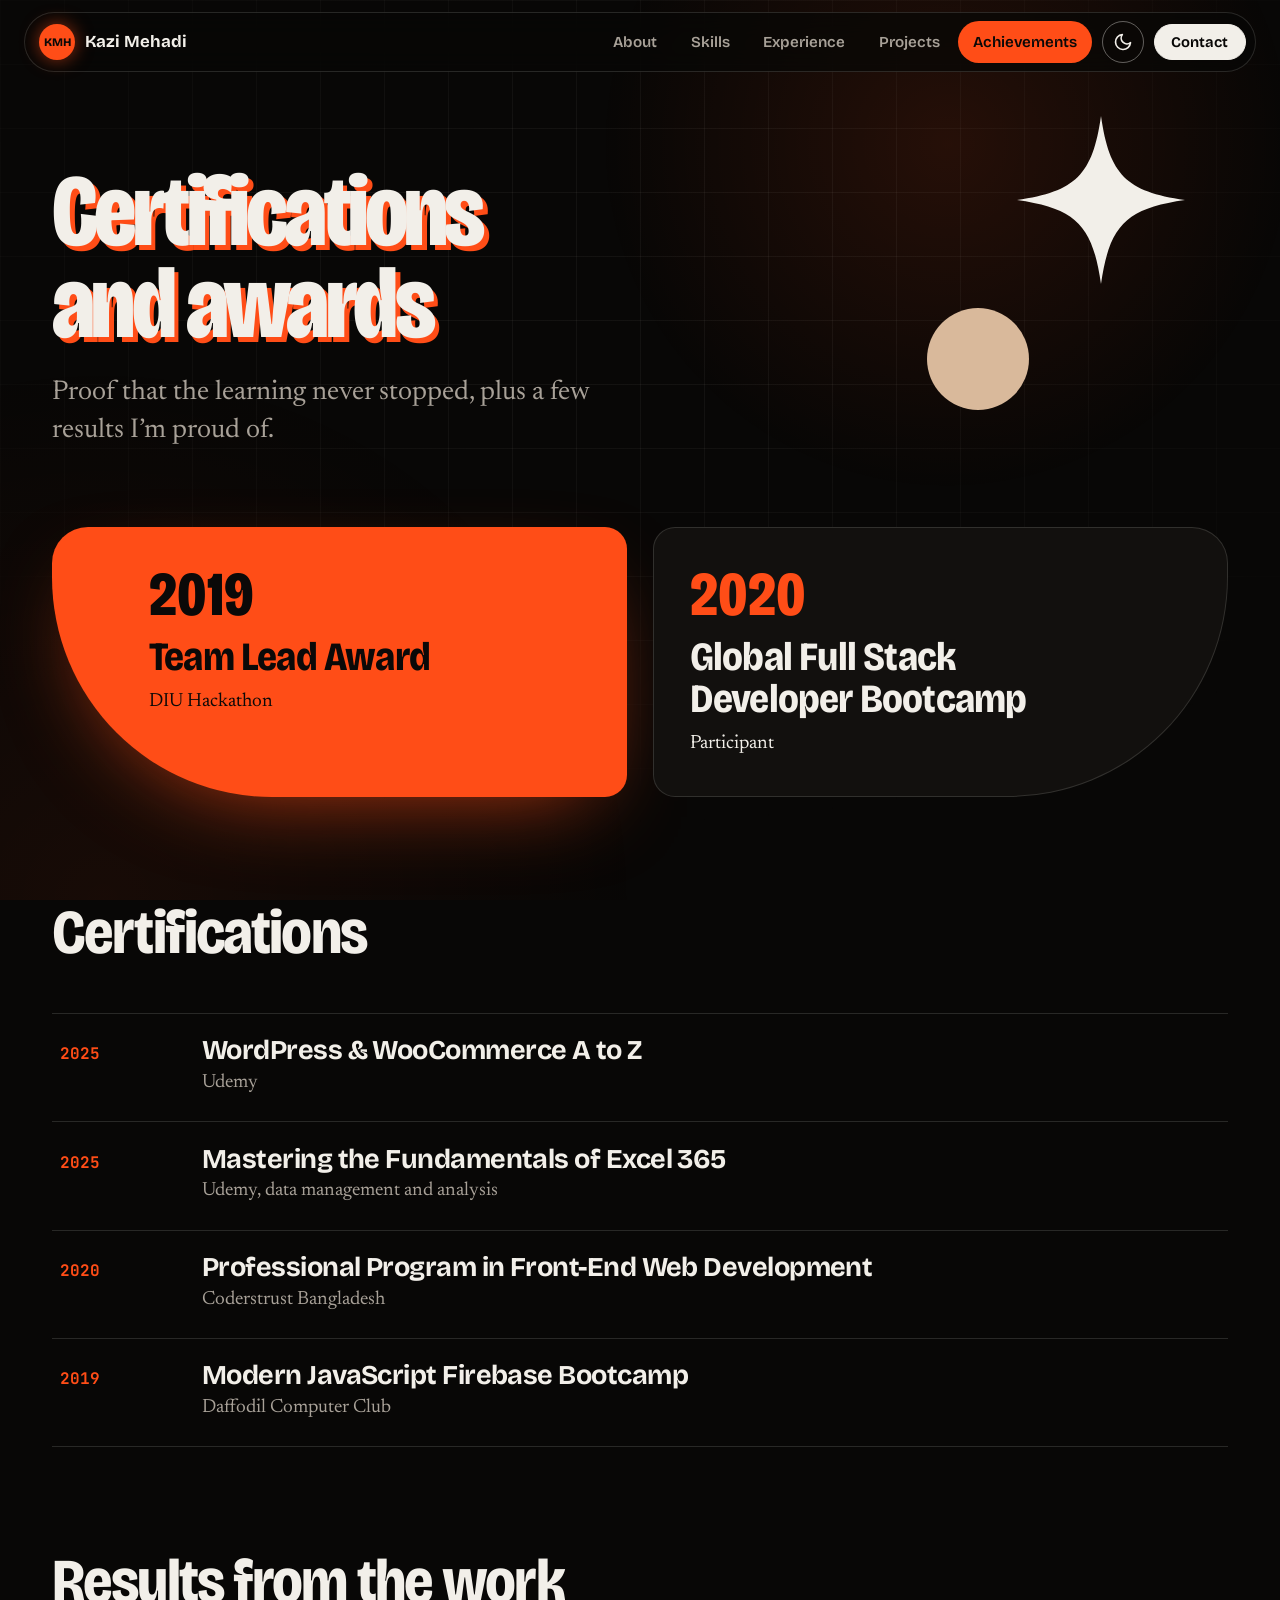
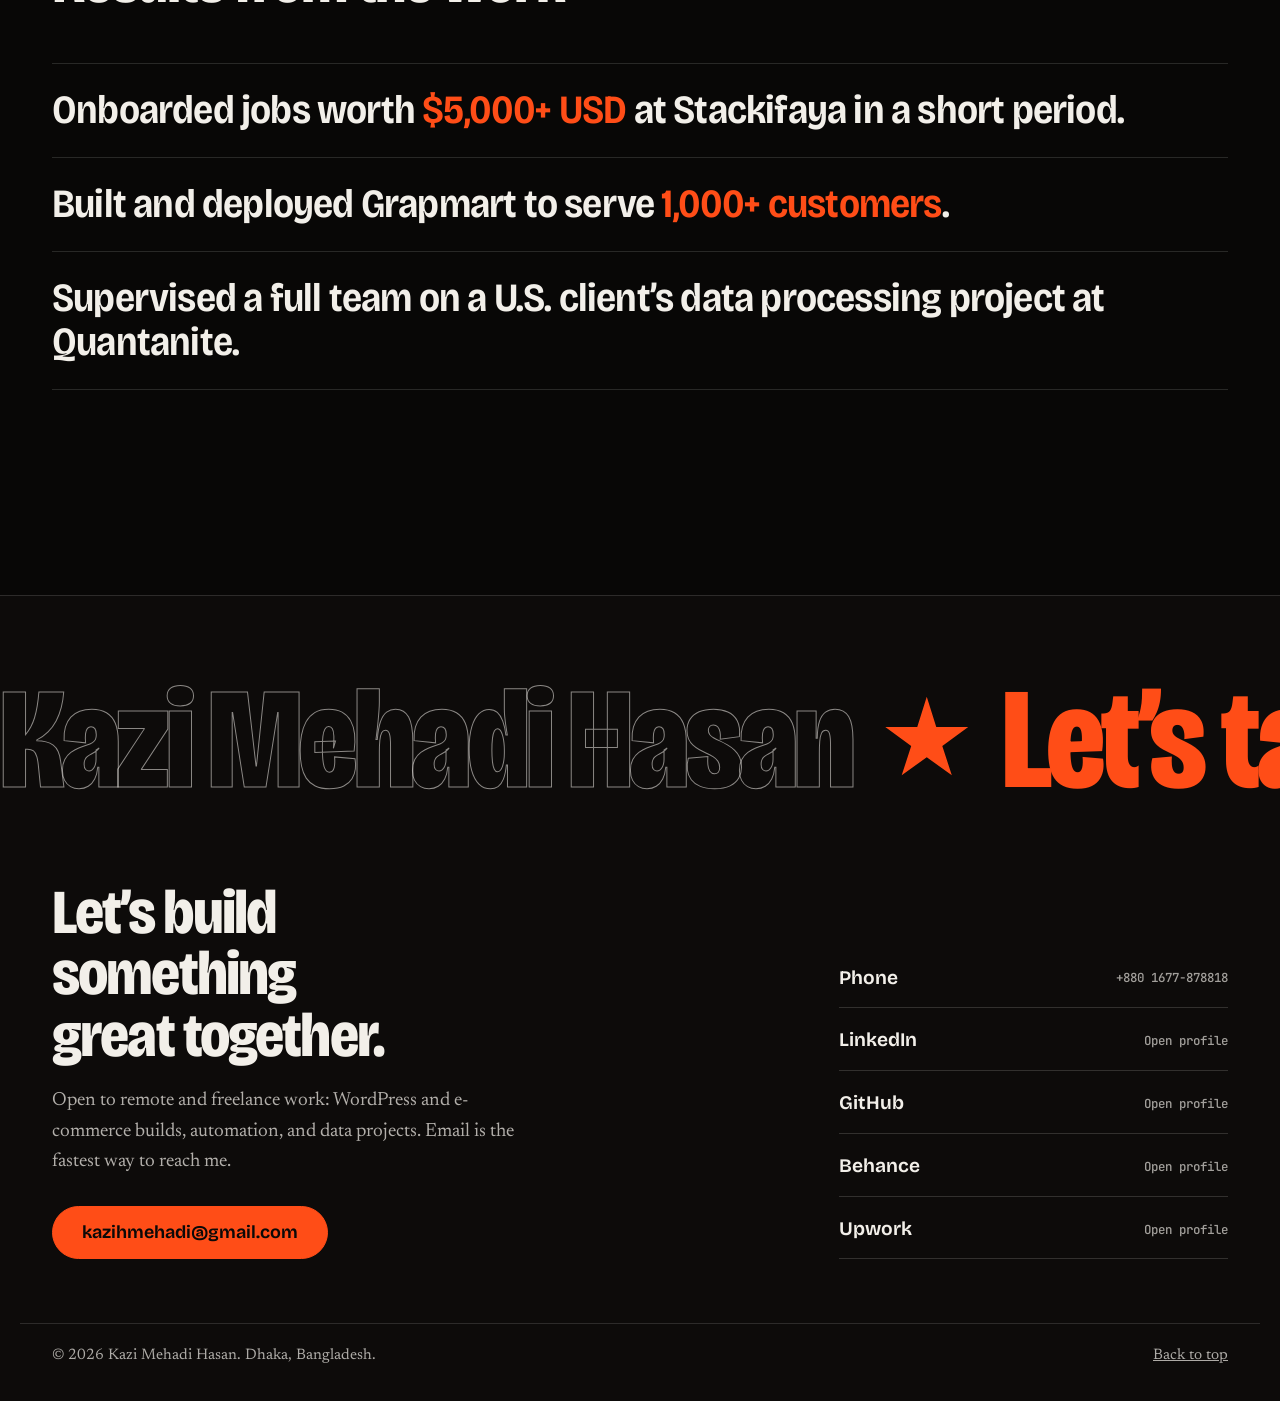
<file: achievements.html>
<!doctype html>
<html lang="en" data-theme="dark">
<head>
  <meta charset="utf-8">
  <meta name="viewport" content="width=device-width, initial-scale=1">
  <title>Achievements | Kazi Mehadi Hasan</title>
  <meta name="description" content="Certifications, awards, and milestones of Kazi Mehadi Hasan: WordPress &amp; WooCommerce, Excel 365, front-end web development, and the DIU Hackathon Team Lead Award.">
  <meta name="theme-color" content="#080706">
  <link rel="icon" href="assets/favicon.svg" type="image/svg+xml">
  <link rel="preconnect" href="https://fonts.googleapis.com">
  <link rel="preconnect" href="https://fonts.gstatic.com" crossorigin>
  <link href="https://fonts.googleapis.com/css2?family=Bricolage+Grotesque:opsz,wdth,wght@12..96,75..100,200..800&family=Newsreader:ital,opsz,wght@0,6..72,300..700;1,6..72,300..700&family=JetBrains+Mono:wght@400;500;700&display=swap" rel="stylesheet">
  <link rel="stylesheet" href="css/styles.css">
  <script>try{document.documentElement.setAttribute("data-theme",localStorage.getItem("theme")||"dark")}catch(e){}</script>
</head>
<body data-page="achievements" id="top">

<header id="site-header">
  <noscript><a href="index.html">About</a> <a href="skills.html">Skills</a> <a href="experience.html">Experience</a> <a href="projects.html">Projects</a> <a href="achievements.html">Achievements</a></noscript>
</header>

<main id="main">

  <section class="page-head">
    <div class="wrap">
      <h1 class="misprint">Certifications and awards</h1>
      <p>Proof that the learning never stopped, plus a few results I&rsquo;m proud of.</p>
    </div>
    <div class="page-head__art" aria-hidden="true">
      <svg class="float" style="top:0;right:6%;width:56%" viewBox="0 0 100 100"><path style="fill:var(--yellow)" d="M50 0 C55 35 65 45 100 50 C65 55 55 65 50 100 C45 65 35 55 0 50 C35 45 45 35 50 0Z"/></svg>
      <svg class="float float--3" style="bottom:2%;left:8%;width:34%" viewBox="0 0 100 100"><circle cx="50" cy="50" r="50" style="fill:var(--teal)"/></svg>
    </div>
  </section>

  <!-- Awards -->
  <section class="section" style="padding-top:clamp(1.5rem,3vw,2.5rem)">
    <div class="wrap">
      <div class="recognition">
        <article class="recog recog--gold">
          <span class="recog__year">2019</span>
          <h3>Team Lead Award</h3>
          <p>DIU Hackathon</p>
        </article>
        <article class="recog recog--pink">
          <span class="recog__year">2020</span>
          <h3>Global Full Stack Developer Bootcamp</h3>
          <p>Participant</p>
        </article>
      </div>
    </div>
  </section>

  <!-- Certifications -->
  <section class="section" style="padding-top:0">
    <div class="wrap">
      <div class="section-head"><h2 class="section-title">Certifications</h2></div>
      <div class="certs">
        <article class="cert">
          <span class="cert__year">2025</span>
          <div><h3>WordPress &amp; WooCommerce A to Z</h3><p>Udemy</p></div>
        </article>
        <article class="cert">
          <span class="cert__year">2025</span>
          <div><h3>Mastering the Fundamentals of Excel 365</h3><p>Udemy, data management and analysis</p></div>
        </article>
        <article class="cert">
          <span class="cert__year">2020</span>
          <div><h3>Professional Program in Front-End Web Development</h3><p>Coderstrust Bangladesh</p></div>
        </article>
        <article class="cert">
          <span class="cert__year">2019</span>
          <div><h3>Modern JavaScript Firebase Bootcamp</h3><p>Daffodil Computer Club</p></div>
        </article>
      </div>
    </div>
  </section>

  <!-- Milestones -->
  <section class="section" style="padding-top:0">
    <div class="wrap">
      <div class="section-head"><h2 class="section-title">Results from the work</h2></div>
      <ul class="wins">
        <li>Onboarded jobs worth <span>$5,000+ USD</span> at Stackifaya in a short period.</li>
        <li>Built and deployed Grapmart to serve <span>1,000+ customers</span>.</li>
        <li>Supervised a full team on a U.S. client&rsquo;s data processing project at Quantanite.</li>
      </ul>
    </div>
  </section>

</main>

<footer id="site-footer"></footer>

<script src="js/main.js" defer></script>
</body>
</html>
</file>
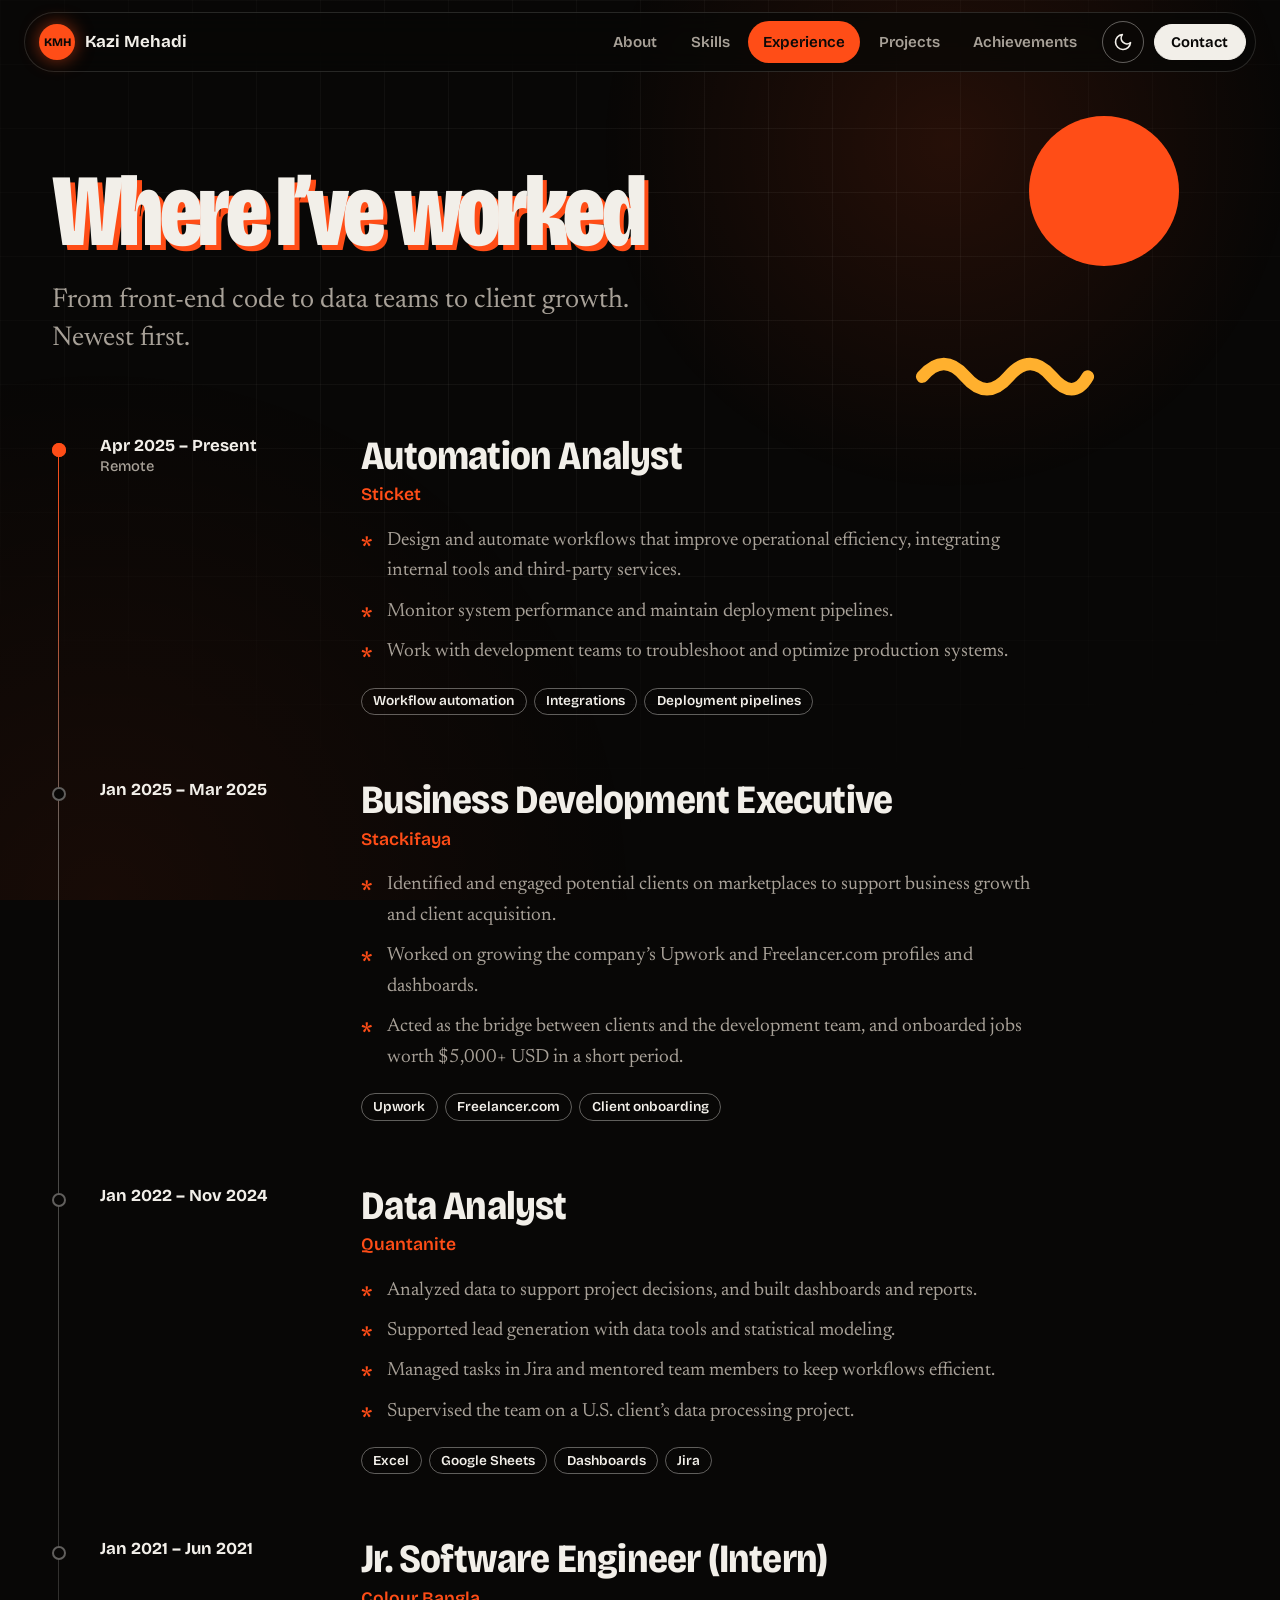
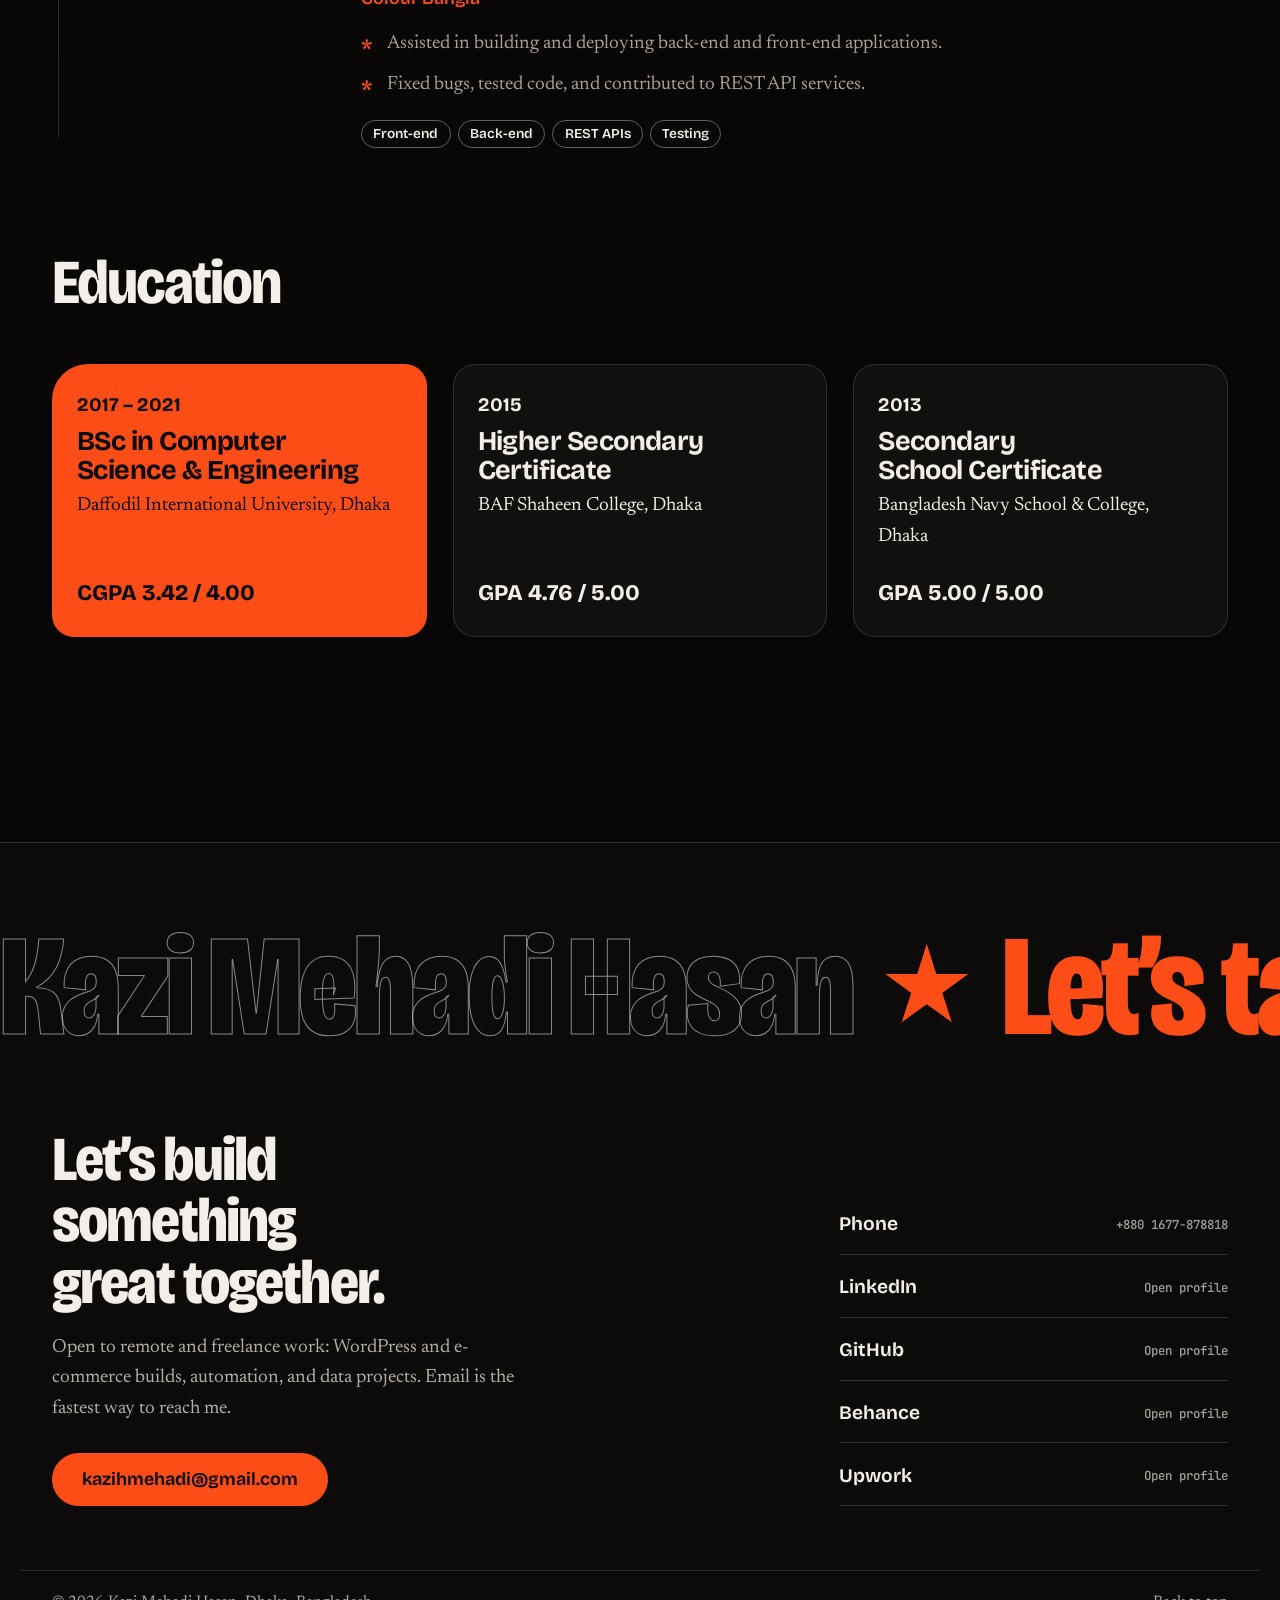
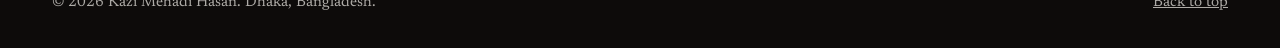
<file: experience.html>
<!doctype html>
<html lang="en" data-theme="dark">
<head>
  <meta charset="utf-8">
  <meta name="viewport" content="width=device-width, initial-scale=1">
  <title>Experience | Kazi Mehadi Hasan</title>
  <meta name="description" content="Work history of Kazi Mehadi Hasan: Automation Analyst at Sticket, Business Development Executive at Stackifaya, Data Analyst at Quantanite, and Jr. Software Engineer at Colour Bangla.">
  <meta name="theme-color" content="#080706">
  <link rel="icon" href="assets/favicon.svg" type="image/svg+xml">
  <link rel="preconnect" href="https://fonts.googleapis.com">
  <link rel="preconnect" href="https://fonts.gstatic.com" crossorigin>
  <link href="https://fonts.googleapis.com/css2?family=Bricolage+Grotesque:opsz,wdth,wght@12..96,75..100,200..800&family=Newsreader:ital,opsz,wght@0,6..72,300..700;1,6..72,300..700&family=JetBrains+Mono:wght@400;500;700&display=swap" rel="stylesheet">
  <link rel="stylesheet" href="css/styles.css">
  <script>try{document.documentElement.setAttribute("data-theme",localStorage.getItem("theme")||"dark")}catch(e){}</script>
</head>
<body data-page="experience" id="top">

<header id="site-header">
  <noscript><a href="index.html">About</a> <a href="skills.html">Skills</a> <a href="experience.html">Experience</a> <a href="projects.html">Projects</a> <a href="achievements.html">Achievements</a></noscript>
</header>

<main id="main">

  <section class="page-head">
    <div class="wrap">
      <h1 class="misprint">Where I&rsquo;ve worked</h1>
      <p>From front-end code to data teams to client growth. Newest first.</p>
    </div>
    <div class="page-head__art" aria-hidden="true">
      <svg class="float" style="top:0;right:8%;width:50%" viewBox="0 0 100 100"><circle cx="50" cy="50" r="50" style="fill:var(--blue)"/></svg>
      <svg class="float float--2" style="bottom:6%;left:4%;width:60%" viewBox="0 0 100 24"><path style="fill:none;stroke:var(--pink);stroke-width:7;stroke-linecap:round" d="M4 12 Q16 -2 28 12 T52 12 T76 12 T96 12"/></svg>
    </div>
  </section>

  <section class="section" style="padding-top:clamp(1.5rem,3vw,2.5rem)">
    <div class="wrap">
      <div class="timeline">

        <article class="job job--now">
          <div class="job__when">Apr 2025 &ndash; Present<small>Remote</small></div>
          <div>
            <h3>Automation Analyst</h3>
            <p class="job__org">Sticket</p>
            <ul class="points">
              <li>Design and automate workflows that improve operational efficiency, integrating internal tools and third-party services.</li>
              <li>Monitor system performance and maintain deployment pipelines.</li>
              <li>Work with development teams to troubleshoot and optimize production systems.</li>
            </ul>
            <div class="chips"><span class="chip">Workflow automation</span><span class="chip">Integrations</span><span class="chip">Deployment pipelines</span></div>
          </div>
        </article>

        <article class="job">
          <div class="job__when">Jan 2025 &ndash; Mar 2025</div>
          <div>
            <h3>Business Development Executive</h3>
            <p class="job__org">Stackifaya</p>
            <ul class="points">
              <li>Identified and engaged potential clients on marketplaces to support business growth and client acquisition.</li>
              <li>Worked on growing the company&rsquo;s Upwork and Freelancer.com profiles and dashboards.</li>
              <li>Acted as the bridge between clients and the development team, and onboarded jobs worth $5,000+ USD in a short period.</li>
            </ul>
            <div class="chips"><span class="chip">Upwork</span><span class="chip">Freelancer.com</span><span class="chip">Client onboarding</span></div>
          </div>
        </article>

        <article class="job">
          <div class="job__when">Jan 2022 &ndash; Nov 2024</div>
          <div>
            <h3>Data Analyst</h3>
            <p class="job__org">Quantanite</p>
            <ul class="points">
              <li>Analyzed data to support project decisions, and built dashboards and reports.</li>
              <li>Supported lead generation with data tools and statistical modeling.</li>
              <li>Managed tasks in Jira and mentored team members to keep workflows efficient.</li>
              <li>Supervised the team on a U.S. client&rsquo;s data processing project.</li>
            </ul>
            <div class="chips"><span class="chip">Excel</span><span class="chip">Google Sheets</span><span class="chip">Dashboards</span><span class="chip">Jira</span></div>
          </div>
        </article>

        <article class="job">
          <div class="job__when">Jan 2021 &ndash; Jun 2021</div>
          <div>
            <h3>Jr. Software Engineer (Intern)</h3>
            <p class="job__org">Colour Bangla</p>
            <ul class="points">
              <li>Assisted in building and deploying back-end and front-end applications.</li>
              <li>Fixed bugs, tested code, and contributed to REST API services.</li>
            </ul>
            <div class="chips"><span class="chip">Front-end</span><span class="chip">Back-end</span><span class="chip">REST APIs</span><span class="chip">Testing</span></div>
          </div>
        </article>

      </div>
    </div>
  </section>

  <section class="section" style="padding-top:0">
    <div class="wrap">
      <div class="section-head"><h2 class="section-title">Education</h2></div>
      <div class="edu">
        <article class="edu__item">
          <span class="edu__year">2017 &ndash; 2021</span>
          <h3>BSc in Computer Science &amp; Engineering</h3>
          <p>Daffodil International University, Dhaka</p>
          <span class="edu__score">CGPA 3.42 / 4.00</span>
        </article>
        <article class="edu__item">
          <span class="edu__year">2015</span>
          <h3>Higher Secondary Certificate</h3>
          <p>BAF Shaheen College, Dhaka</p>
          <span class="edu__score">GPA 4.76 / 5.00</span>
        </article>
        <article class="edu__item">
          <span class="edu__year">2013</span>
          <h3>Secondary School Certificate</h3>
          <p>Bangladesh Navy School &amp; College, Dhaka</p>
          <span class="edu__score">GPA 5.00 / 5.00</span>
        </article>
      </div>
    </div>
  </section>

</main>

<footer id="site-footer"></footer>

<script src="js/main.js" defer></script>
</body>
</html>
</file>
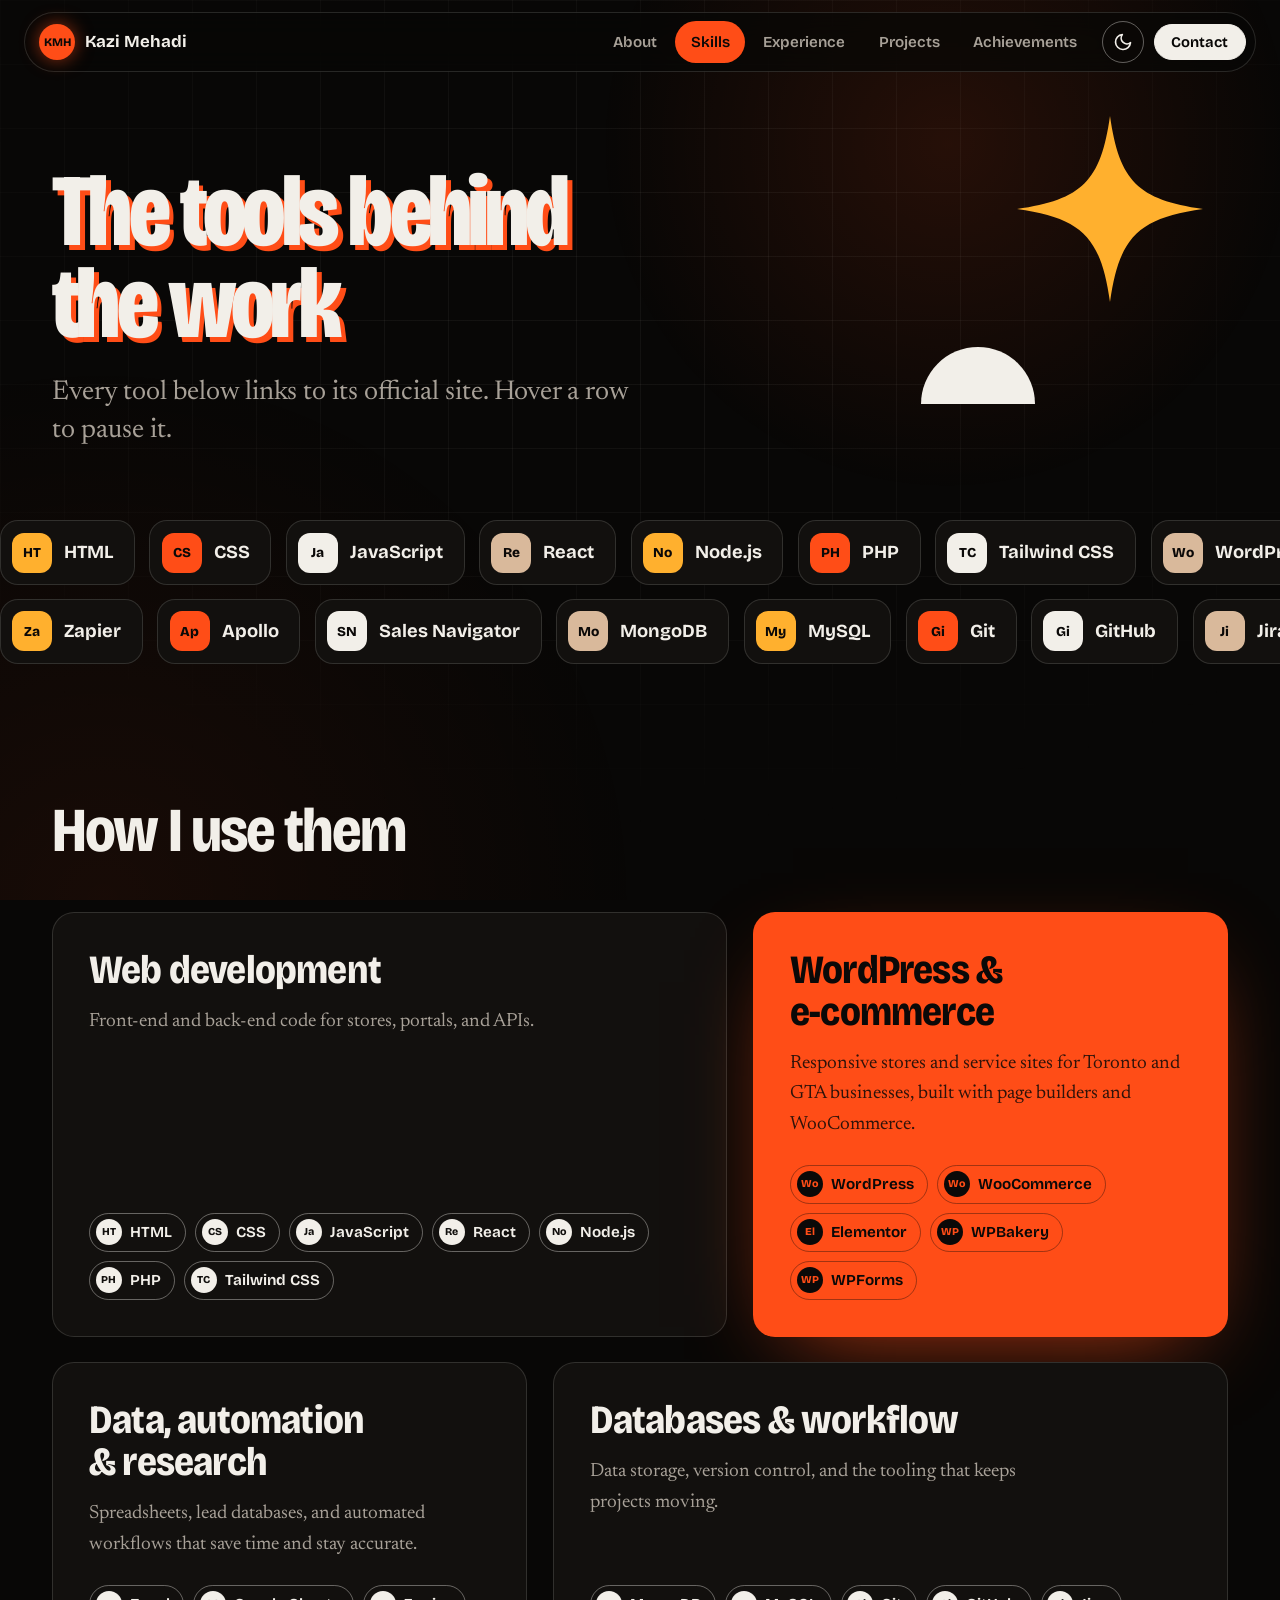
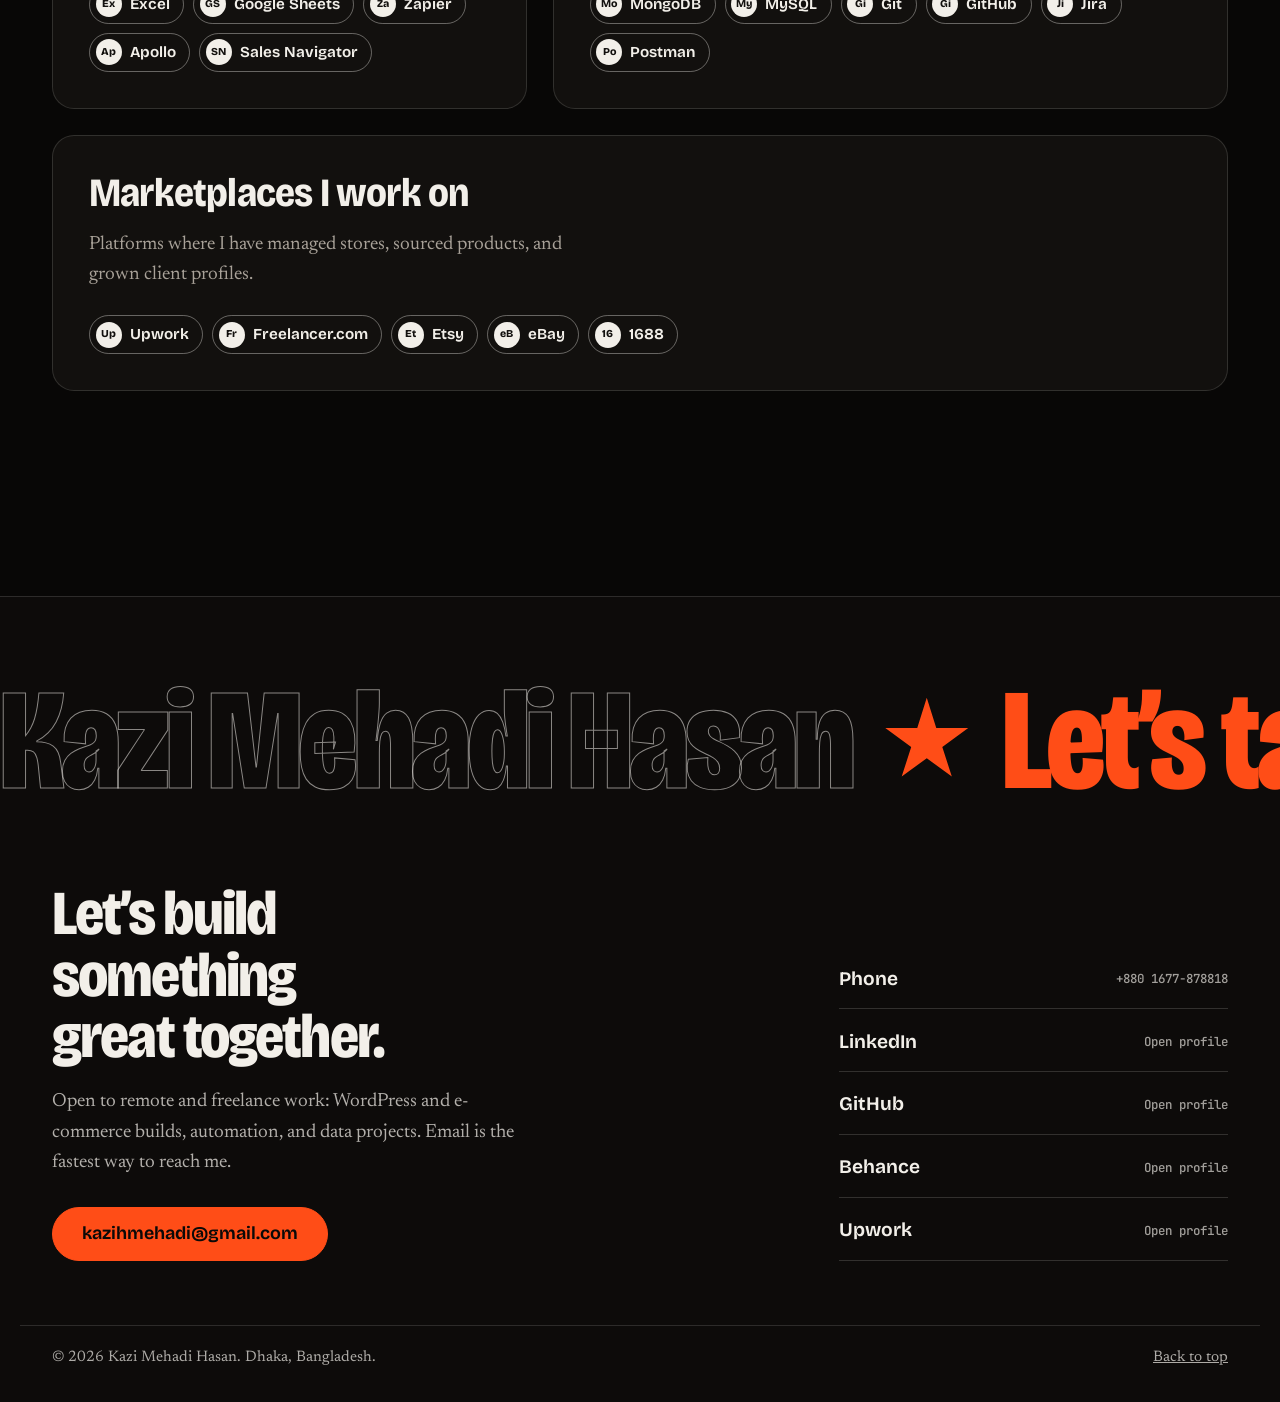
<file: skills.html>
<!doctype html>
<html lang="en" data-theme="dark">
<head>
  <meta charset="utf-8">
  <meta name="viewport" content="width=device-width, initial-scale=1">
  <title>Skills | Kazi Mehadi Hasan</title>
  <meta name="description" content="The tools Kazi Mehadi Hasan works with: web development, WordPress and WooCommerce, data and automation, databases, and marketplaces.">
  <meta name="theme-color" content="#080706">
  <link rel="icon" href="assets/favicon.svg" type="image/svg+xml">
  <link rel="preconnect" href="https://fonts.googleapis.com">
  <link rel="preconnect" href="https://fonts.gstatic.com" crossorigin>
  <link href="https://fonts.googleapis.com/css2?family=Bricolage+Grotesque:opsz,wdth,wght@12..96,75..100,200..800&family=Newsreader:ital,opsz,wght@0,6..72,300..700;1,6..72,300..700&family=JetBrains+Mono:wght@400;500;700&display=swap" rel="stylesheet">
  <link rel="stylesheet" href="css/styles.css">
  <script>try{document.documentElement.setAttribute("data-theme",localStorage.getItem("theme")||"dark")}catch(e){}</script>
</head>
<body data-page="skills" id="top">

<header id="site-header">
  <noscript><a href="index.html">About</a> <a href="skills.html">Skills</a> <a href="experience.html">Experience</a> <a href="projects.html">Projects</a> <a href="achievements.html">Achievements</a></noscript>
</header>

<main id="main">

  <section class="page-head">
    <div class="wrap">
      <h1 class="misprint">The tools behind the work</h1>
      <p>Every tool below links to its official site. Hover a row to pause it.</p>
    </div>
    <div class="page-head__art" aria-hidden="true">
      <svg class="float" style="top:0;right:0;width:62%" viewBox="0 0 100 100"><path style="fill:var(--pink)" d="M50 0 C55 35 65 45 100 50 C65 55 55 65 50 100 C45 65 35 55 0 50 C35 45 45 35 50 0Z"/></svg>
      <svg class="float float--2" style="bottom:4%;left:6%;width:38%;--r:-8deg" viewBox="0 0 100 50"><path style="fill:var(--yellow)" d="M0 50 A50 50 0 0 1 100 50Z"/></svg>
    </div>
  </section>

  <!-- Moving tool rows -->
  <section aria-label="Tools I work with">
    <div id="tool-rows" class="tools-rows"></div>
  </section>

  <!-- Grouped -->
  <section class="section">
    <div class="wrap">
      <div class="section-head"><h2 class="section-title">How I use them</h2></div>
      <div id="tool-groups" class="bento"></div>
    </div>
  </section>

</main>

<footer id="site-footer"></footer>

<script src="js/skills.js" defer></script>
<script src="js/main.js" defer></script>
</body>
</html>
</file>
<file: css/styles.css>
/* ==========================================================================
   Kazi Mehadi Hasan — portfolio
   Look: near-black canvas with a faint grid and a warm orange glow that
   follows the cursor. One signature accent (orange), warm off-white text,
   hairline borders, a tilted monospace marquee, and a custom cursor.
   Edit the tokens below to re-theme the whole site.
   ========================================================================== */

/* ---------- Tokens ---------- */
:root {
  --dark: #0b0908;
  --light: #f2efe9;
  --glow-rgb: 255, 77, 23;

  --font-display: "Bricolage Grotesque", ui-sans-serif, system-ui, -apple-system, "Segoe UI", Roboto, sans-serif;
  --font-body: "Newsreader", Georgia, "Times New Roman", serif;
  --font-mono: "JetBrains Mono", ui-monospace, "SF Mono", Menlo, Consolas, monospace;

  --step--1: clamp(0.82rem, 0.8rem + 0.1vw, 0.9rem);
  --step-0: clamp(1.05rem, 1rem + 0.25vw, 1.2rem);
  --step-1: clamp(1.3rem, 1.15rem + 0.7vw, 1.7rem);
  --step-2: clamp(1.7rem, 1.3rem + 1.6vw, 2.5rem);
  --step-3: clamp(2.2rem, 1.5rem + 3vw, 4rem);
  --step-4: clamp(3rem, 1.6rem + 6vw, 7rem);

  --r-s: 12px;
  --r-m: 22px;
  --r-l: 36px;
  --gap: clamp(1rem, 2vw, 1.75rem);
  --wrap: 1240px;
  --header-h: 76px;
}

/* dark is the default look */
:root,
[data-theme="dark"] {
  color-scheme: dark;

  --paper: #080706;
  --paper-2: #100e0c;
  --surface: #12100e;
  --ink: #f2efe9;
  --ink-soft: #a8a198;
  --line: rgba(242, 239, 233, 0.14);
  --line-strong: rgba(242, 239, 233, 0.38);

  --blue: #ff4d17;      /* primary accent (orange) */
  --on-blue: #0b0908;   /* text on the accent */
  --pink: #ffb02e;      /* amber */
  --yellow: #f2efe9;    /* warm white */
  --teal: #d9b99b;      /* sand */

  --glow-a: 0.12;
  --grid: rgba(242, 239, 233, 0.05);
  --footer: #0d0b0a;
  --focus: #ffb02e;
}

[data-theme="light"] {
  color-scheme: light;

  --paper: #f4f1ea;
  --paper-2: #e9e5db;
  --surface: #fbfaf6;
  --ink: #0b0908;
  --ink-soft: #5b544c;
  --line: rgba(11, 9, 8, 0.16);
  --line-strong: rgba(11, 9, 8, 0.4);

  --blue: #d9350a;
  --on-blue: #ffffff;
  --pink: #ff9a3d;
  --yellow: #ffd58a;
  --teal: #e4c3a2;

  --glow-a: 0.08;
  --grid: rgba(11, 9, 8, 0.05);
  --footer: #0b0908;
  --focus: #d9350a;
}

/* ---------- Base ---------- */
*,
*::before,
*::after { box-sizing: border-box; }

html {
  scroll-behavior: smooth;
  -webkit-text-size-adjust: 100%;
  scroll-padding-top: 6rem;
  overflow-x: hidden;
  overflow-x: clip;
}

body {
  position: relative;
  margin: 0;
  min-height: 100vh;
  background: var(--paper);
  color: var(--ink);
  font-family: var(--font-body);
  font-size: var(--step-0);
  line-height: 1.6;
  text-rendering: optimizeLegibility;
  overflow-x: hidden;
  overflow-x: clip;
  transition: background 0.3s, color 0.3s;
}

/* warm glow that follows the cursor (position set from main.js) */
body::before {
  content: "";
  position: fixed;
  inset: 0;
  z-index: 0;
  pointer-events: none;
  background:
    radial-gradient(560px circle at var(--mx, 74%) var(--my, 16%), rgba(var(--glow-rgb), var(--glow-a)), transparent 62%),
    radial-gradient(900px circle at 8% 100%, rgba(var(--glow-rgb), calc(var(--glow-a) * 0.55)), transparent 60%);
}
/* faint grid, fading out toward the edges */
body::after {
  content: "";
  position: fixed;
  inset: 0;
  z-index: 0;
  pointer-events: none;
  background-image:
    linear-gradient(var(--grid) 1px, transparent 1px),
    linear-gradient(90deg, var(--grid) 1px, transparent 1px);
  background-size: 64px 64px;
  -webkit-mask-image: radial-gradient(ellipse 80% 70% at 50% 30%, #000 25%, transparent 90%);
  mask-image: radial-gradient(ellipse 80% 70% at 50% 30%, #000 25%, transparent 90%);
}
main, .site-footer { position: relative; z-index: 1; }

img, svg { max-width: 100%; }
a { color: inherit; }
p { margin: 0 0 1em; max-width: 68ch; }
ul, ol { margin: 0; padding: 0; list-style: none; }

h1, h2, h3, h4 {
  font-family: var(--font-display);
  margin: 0;
  line-height: 1.05;
  letter-spacing: -0.02em;
  text-wrap: balance;
}

::selection { background: var(--blue); color: var(--on-blue); }

:focus-visible {
  outline: 3px solid var(--focus);
  outline-offset: 3px;
  border-radius: 6px;
}

.sr-only {
  position: absolute !important;
  width: 1px; height: 1px;
  padding: 0; margin: -1px;
  overflow: hidden;
  clip: rect(0, 0, 0, 0);
  white-space: nowrap;
  border: 0;
}

.skip {
  position: absolute;
  left: 1rem; top: -4rem;
  z-index: 200;
  padding: 0.6rem 1rem;
  background: var(--blue);
  color: var(--on-blue);
  border-radius: 999px;
  font-family: var(--font-display);
  font-weight: 600;
  text-decoration: none;
  transition: top 0.2s;
}
.skip:focus { top: 0.75rem; }

.wrap {
  max-width: var(--wrap);
  margin-inline: auto;
  padding-inline: clamp(1rem, 3vw, 2rem);
}

.section { padding-block: clamp(3.5rem, 8vw, 7rem); }

/* ---------- Buttons & chips ---------- */
.btn {
  display: inline-flex;
  align-items: center;
  justify-content: center;
  gap: 0.5rem;
  padding: 0.8rem 1.4rem;
  border: 1px solid var(--ink);
  border-radius: 999px;
  background: var(--ink);
  color: var(--paper);
  font-family: var(--font-display);
  font-weight: 650;
  font-size: 1rem;
  line-height: 1;
  text-decoration: none;
  cursor: pointer;
  transition: transform 0.2s, box-shadow 0.25s, background 0.2s, color 0.2s, border-color 0.2s;
}
.btn:hover { transform: translateY(-2px); box-shadow: 0 10px 30px -8px rgba(var(--glow-rgb), 0.7); }
.btn:active { transform: none; box-shadow: none; }
.btn--ghost { background: transparent; color: var(--ink); border-color: var(--line-strong); }
.btn--ghost:hover { border-color: var(--blue); color: var(--blue); }
.btn--sm { padding: 0.6rem 1.05rem; font-size: 0.92rem; }
.btn--lg { padding: 1.05rem 1.8rem; font-size: 1.12rem; }
.btn--pink { background: var(--blue); border-color: var(--blue); color: var(--on-blue); }

.chip {
  display: inline-flex;
  align-items: center;
  padding: 0.28rem 0.7rem;
  border: 1px solid color-mix(in srgb, currentColor 38%, transparent);
  border-radius: 999px;
  font-family: var(--font-display);
  font-weight: 600;
  font-size: 0.85rem;
  line-height: 1.2;
  white-space: nowrap;
}
.chips { display: flex; flex-wrap: wrap; gap: 0.45rem; }

.icon-btn {
  display: inline-grid;
  place-items: center;
  width: 42px; height: 42px;
  padding: 0;
  border: 1px solid var(--line-strong);
  border-radius: 50%;
  background: transparent;
  color: var(--ink);
  cursor: pointer;
  transition: background 0.2s, color 0.2s, border-color 0.2s;
}
.icon-btn:hover { border-color: var(--blue); color: var(--blue); }
.icon-btn svg { width: 20px; height: 20px; }

/* ---------- Header ---------- */
.site-header {
  position: fixed;
  top: 12px; left: 0; right: 0;
  z-index: 50;
  padding-inline: clamp(0.75rem, 2vw, 1.5rem);
  min-height: 56px;
}
.site-header__bar {
  position: relative;
  max-width: var(--wrap);
  margin-inline: auto;
  display: flex;
  align-items: center;
  gap: 0.6rem;
  padding: 0.5rem 0.55rem 0.5rem 0.9rem;
  border: 1px solid var(--line);
  border-radius: 999px;
  background: var(--paper);
  background: color-mix(in srgb, var(--paper) 72%, transparent);
  -webkit-backdrop-filter: blur(14px);
  backdrop-filter: blur(14px);
}

.logo {
  display: inline-flex;
  align-items: center;
  gap: 0.6rem;
  font-family: var(--font-display);
  font-weight: 700;
  font-size: 1.05rem;
  text-decoration: none;
  color: var(--ink);
}
.logo__mark {
  display: grid;
  place-items: center;
  width: 36px; height: 36px;
  border-radius: 50%;
  background: var(--blue);
  color: var(--on-blue);
  font-size: 0.72rem;
  font-weight: 800;
  letter-spacing: 0;
  box-shadow: 0 0 18px rgba(var(--glow-rgb), 0.55);
}

.nav { display: flex; gap: 0.2rem; margin-left: auto; }
.nav a {
  padding: 0.55rem 0.95rem;
  border-radius: 999px;
  font-family: var(--font-display);
  font-weight: 600;
  font-size: 0.95rem;
  text-decoration: none;
  color: var(--ink-soft);
  transition: background 0.2s, color 0.2s;
}
.nav a:hover { background: var(--line); color: var(--ink); }
.nav a[aria-current="page"] { background: var(--blue); color: var(--on-blue); }

.theme-toggle .icon-moon { display: none; }
[data-theme="dark"] .theme-toggle .icon-sun { display: none; }
[data-theme="dark"] .theme-toggle .icon-moon { display: block; }
:root:not([data-theme="light"]) .theme-toggle .icon-sun { display: none; }
:root:not([data-theme="light"]) .theme-toggle .icon-moon { display: block; }
.menu-btn { display: none; }

@media (max-width: 920px) {
  .menu-btn { display: inline-grid; }
  .header-cta { display: none; }
  .theme-toggle { margin-left: auto; }
  .nav {
    display: none;
    position: absolute;
    top: calc(100% + 10px);
    left: 0; right: 0;
    flex-direction: column;
    gap: 0.25rem;
    padding: 0.75rem;
    margin: 0;
    border: 1px solid var(--line);
    border-radius: var(--r-m);
    background: var(--paper);
    box-shadow: 0 30px 80px rgba(0, 0, 0, 0.55);
  }
  .nav a { padding: 0.85rem 1rem; font-size: 1.05rem; }
  .site-header[data-open="true"] .nav { display: flex; }
}

/* ---------- Left social rail ---------- */
.rail {
  position: fixed;
  left: clamp(0.9rem, 2vw, 1.9rem);
  top: 50%;
  z-index: 40;
  display: flex;
  flex-direction: column;
  gap: 1.5rem;
  transform: translateY(-50%);
}
.rail a {
  display: grid;
  place-items: center;
  width: 28px; height: 28px;
  color: var(--ink);
  opacity: 0.85;
  transition: color 0.2s, transform 0.2s, opacity 0.2s;
}
.rail a:hover { color: var(--blue); opacity: 1; transform: translateX(4px) scale(1.1); }
.rail svg { width: 26px; height: 26px; }
@media (max-width: 1320px) { .rail { display: none; } }

/* ---------- Custom cursor ---------- */
.cursor { position: fixed; left: 0; top: 0; z-index: 300; pointer-events: none; opacity: 0; transition: opacity 0.25s; }
.cursor.is-on { opacity: 1; }
.cursor.is-hidden { opacity: 0; }
.cursor__ring {
  position: absolute;
  left: 0; top: 0;
  display: grid;
  place-items: center;
  width: 38px; height: 38px;
  margin: -19px 0 0 -19px;
  border: 1px solid var(--blue);
  border-radius: 50%;
  box-shadow: 0 0 26px rgba(var(--glow-rgb), 0.4), inset 0 0 12px rgba(var(--glow-rgb), 0.18);
  transition: width 0.28s cubic-bezier(0.2, 0.7, 0.2, 1), height 0.28s cubic-bezier(0.2, 0.7, 0.2, 1),
              margin 0.28s cubic-bezier(0.2, 0.7, 0.2, 1), background 0.25s, scale 0.15s;
}
.cursor__dot {
  position: absolute;
  left: 0; top: 0;
  width: 6px; height: 6px;
  margin: -3px 0 0 -3px;
  border-radius: 50%;
  background: var(--blue);
  transition: opacity 0.2s;
}
.cursor__label {
  font-family: var(--font-mono);
  font-weight: 700;
  font-size: 0.72rem;
  letter-spacing: 0.1em;
  text-transform: uppercase;
  color: var(--on-blue);
  opacity: 0;
  transition: opacity 0.2s;
}
.cursor.is-hover .cursor__ring { width: 66px; height: 66px; margin: -33px 0 0 -33px; background: rgba(var(--glow-rgb), 0.16); }
.cursor.is-hover .cursor__dot { opacity: 0; }
.cursor.has-label .cursor__ring { width: 92px; height: 92px; margin: -46px 0 0 -46px; background: var(--blue); }
.cursor.has-label .cursor__label { opacity: 1; }
.cursor.is-down .cursor__ring { scale: 0.85; }

html.has-cursor,
html.has-cursor * { cursor: none !important; }
/* the pop-up sits in the browser's top layer, above the custom cursor, so it keeps the normal one */
html.has-cursor .modal,
html.has-cursor .modal * { cursor: auto !important; }
html.has-cursor .modal a,
html.has-cursor .modal button { cursor: pointer !important; }

/* ---------- Motion primitives ---------- */
@keyframes seq { from { opacity: 0; transform: translateY(26px); } to { opacity: 1; transform: none; } }
@keyframes spin { to { transform: rotate(360deg); } }
@keyframes bob {
  0%, 100% { transform: translateY(0) rotate(var(--r, 0deg)); }
  50% { transform: translateY(-14px) rotate(calc(var(--r, 0deg) + 6deg)); }
}
@keyframes marquee { to { transform: translateX(-50%); } }
@keyframes pulse { 0% { transform: scale(1); opacity: 0.7; } 100% { transform: scale(2.4); opacity: 0; } }

/* the one orchestrated moment: hero elements arrive in sequence on load */
[data-seq] {
  opacity: 0;
  animation: seq 0.85s cubic-bezier(0.2, 0.7, 0.2, 1) forwards;
  animation-delay: calc(var(--i, 0) * 110ms + 120ms);
}

/* ---------- Marquee ---------- */
.marquee { display: flex; overflow: hidden; }
.marquee__inner {
  display: flex;
  flex-shrink: 0;
  width: max-content;
  animation: marquee var(--dur, 40s) linear infinite;
}
.marquee--reverse .marquee__inner { animation-direction: reverse; }
.marquee__group { display: flex; flex-shrink: 0; align-items: center; }
.marquee--pause:hover .marquee__inner,
.marquee--pause:focus-within .marquee__inner { animation-play-state: paused; }

.star {
  display: inline-block;
  flex-shrink: 0;
  width: 1.1em; height: 1.1em;
  background: var(--blue);
  clip-path: polygon(50% 0, 61% 35%, 98% 35%, 68% 57%, 79% 91%, 50% 70%, 21% 91%, 32% 57%, 2% 35%, 39% 35%);
  animation: spin 9s linear infinite;
}

/* ---------- Floating shapes ---------- */
.float {
  position: absolute;
  pointer-events: none;
  animation: bob 7s ease-in-out infinite;
}
[data-theme="light"] .float { mix-blend-mode: multiply; }
.float--2 { animation-duration: 9s; animation-delay: -3s; }
.float--3 { animation-duration: 8s; animation-delay: -5s; }

/* ---------- Hero ---------- */
.hero {
  position: relative;
  padding: calc(var(--header-h) + clamp(2.5rem, 6vw, 5rem)) 0 clamp(2.5rem, 5vw, 4rem);
}
.hero__grid {
  display: grid;
  grid-template-columns: 1.1fr 0.9fr;
  gap: clamp(2rem, 4vw, 4rem);
  align-items: center;
}
.hero__hello {
  margin: 0 0 0.6rem;
  font-family: var(--font-display);
  font-weight: 600;
  font-size: var(--step-1);
  color: var(--ink-soft);
}
/* signature: warm-white type printed with the orange layer slightly out of register */
.misprint {
  color: var(--ink);
  text-shadow: 0.045em 0.045em 0 var(--blue);
}
.hero__name {
  margin: 0;
  font-weight: 800;
  font-stretch: 78%;
  font-size: clamp(4.2rem, 12.5vw, 10.5rem);
  line-height: 0.84;
  letter-spacing: -0.035em;
}
.hero__name span { display: block; }

.hero__build {
  display: flex;
  flex-wrap: wrap;
  align-items: baseline;
  gap: 0.6rem;
  margin: clamp(1.5rem, 3vw, 2.25rem) 0 1.25rem;
  font-family: var(--font-display);
  font-weight: 650;
  font-size: var(--step-2);
  line-height: 1.15;
  letter-spacing: -0.02em;
}
.rotator {
  display: inline-grid;
  height: 1.2em;
  overflow: hidden;
  vertical-align: bottom;
  color: var(--blue);
}
.rotator span {
  grid-area: 1 / 1;
  white-space: nowrap;
  transform: translateY(110%);
  transition: transform 0.55s cubic-bezier(0.7, 0, 0.2, 1);
}
.rotator span.is-on { transform: translateY(0); }
.rotator span.is-out { transform: translateY(-110%); }

.hero__lead { font-size: var(--step-0); max-width: 46ch; color: var(--ink-soft); }
.hero__actions { display: flex; flex-wrap: wrap; gap: 0.75rem; margin-top: 1.75rem; }
.hero__art { position: relative; }

/* portrait: arch frame with an amber layer out of register */
.portrait {
  position: relative;
  width: min(100%, 440px);
  margin-inline: auto;
  aspect-ratio: 4 / 5;
}
.portrait__back,
.portrait__frame {
  position: absolute;
  inset: 0;
  border-radius: 999px 999px var(--r-l) var(--r-l);
}
.portrait__back { background: var(--pink); transform: translate(18px, 18px); opacity: 0.9; }
.portrait__frame {
  overflow: hidden;
  isolation: isolate;
  background: var(--blue);
  border: 1px solid var(--line);
  box-shadow: 0 30px 90px -30px rgba(var(--glow-rgb), 0.6);
}
.portrait__frame img {
  width: 100%; height: 100%;
  object-fit: cover;
  filter: grayscale(1) contrast(1.35) brightness(1.05);
  mix-blend-mode: multiply;
}
.portrait__frame::after {
  content: "";
  position: absolute;
  inset: 0;
  background: radial-gradient(circle, var(--dark) 1.1px, transparent 1.6px) 0 0 / 7px 7px;
  opacity: 0.22;
  mix-blend-mode: multiply;
  pointer-events: none;
}
.portrait__mono {
  position: absolute;
  inset: 0;
  z-index: 1;
  display: none;
  place-items: center;
  font-family: var(--font-display);
  font-weight: 800;
  font-stretch: 78%;
  font-size: clamp(4rem, 10vw, 7rem);
  color: var(--dark);
}
.portrait--nophoto .portrait__mono { display: grid; }
.portrait--nophoto img { display: none; }

.badge {
  position: absolute;
  left: -13%;
  bottom: 7%;
  z-index: 2;
  width: clamp(104px, 14vw, 140px);
  aspect-ratio: 1;
}
.badge svg { width: 100%; height: 100%; animation: spin 22s linear infinite; }
.badge__disc { fill: var(--yellow); stroke: var(--dark); stroke-width: 1.5; }
.badge__text { font-family: var(--font-display); font-weight: 700; font-size: 13px; fill: var(--dark); }
.badge__star { fill: var(--blue); stroke: var(--dark); stroke-width: 1.5; }

/* ---------- Tilted marquee band ---------- */
.band {
  --band-gap: clamp(2rem, 5vw, 4.5rem);
  position: relative;
  z-index: 1;
  width: 108vw;
  margin: clamp(2.5rem, 5vw, 4rem) 0 clamp(2.5rem, 5vw, 4rem) -4vw;
  background: linear-gradient(90deg, transparent, color-mix(in srgb, var(--ink) 4%, transparent), transparent);
  border-block: 1px solid var(--line);
  transform: rotate(-2.2deg);
  -webkit-backdrop-filter: blur(2px);
  backdrop-filter: blur(2px);
}
.band .marquee__group { gap: var(--band-gap); padding: 1.15rem var(--band-gap) 1.15rem 0; }
.band .marquee__item {
  font-family: var(--font-mono);
  font-weight: 600;
  font-size: clamp(0.85rem, 0.78rem + 0.32vw, 1.05rem);
  letter-spacing: 0.16em;
  text-transform: uppercase;
  white-space: nowrap;
  color: var(--ink);
  opacity: 0.85;
}
.band .star {
  width: auto; height: auto;
  background: none;
  clip-path: none;
  color: var(--blue);
  font-family: var(--font-mono);
  font-weight: 700;
  font-size: 1.6rem;
  line-height: 1;
  font-style: normal;
}
.band .star::before { content: "*"; }

/* ---------- About ---------- */
.about {
  display: grid;
  grid-template-columns: 1.4fr 0.6fr;
  gap: clamp(2rem, 5vw, 5rem);
  align-items: start;
}
.statement {
  margin-bottom: 1.5rem;
  font-weight: 650;
  font-stretch: 90%;
  font-size: var(--step-3);
  line-height: 1.06;
  letter-spacing: -0.025em;
}
.facts {
  padding: 1.4rem 1.5rem 0.4rem;
  border: 1px solid var(--line);
  border-radius: var(--r-m);
  background: var(--surface);
}
.facts dt { font-family: var(--font-display); font-weight: 700; font-size: 0.9rem; color: var(--blue); }
.facts dd { margin: 0 0 1.1rem; font-size: 1.02rem; line-height: 1.4; }

/* ---------- Section heads ---------- */
.section-head {
  display: flex;
  flex-wrap: wrap;
  align-items: end;
  justify-content: space-between;
  gap: 1rem 2rem;
  margin-bottom: clamp(1.75rem, 4vw, 3rem);
}
.section-title { font-size: var(--step-3); font-weight: 750; font-stretch: 86%; letter-spacing: -0.03em; }
.link-arrow {
  font-family: var(--font-display);
  font-weight: 650;
  text-underline-offset: 0.3em;
  text-decoration-thickness: 2px;
  text-decoration-color: var(--blue);
}
.link-arrow:hover { color: var(--blue); }

/* ---------- Pillars (what I do) ---------- */
.pillars { display: grid; grid-template-columns: repeat(3, 1fr); gap: var(--gap); align-items: stretch; }
.pillar {
  display: flex;
  flex-direction: column;
  gap: 1rem;
  padding: 2.25rem 1.75rem 1.9rem;
  border: 1px solid var(--line);
  background: var(--surface);
  color: var(--ink);
}
.pillar h3 { font-size: var(--step-2); font-weight: 750; font-stretch: 88%; }
.pillar p { margin: 0; font-size: 1.05rem; }
.pillar .chips { margin-top: auto; padding-top: 0.5rem; }
.pillar__kicker { font-family: var(--font-display); font-weight: 700; font-size: 1.05rem; color: var(--blue); }
.pillar--blue { background: var(--blue); color: var(--on-blue); border-color: transparent; border-radius: 220px 220px var(--r-m) var(--r-m); padding-top: clamp(3rem, 6vw, 5rem); box-shadow: 0 30px 90px -40px rgba(var(--glow-rgb), 0.8); }
.pillar--blue .pillar__kicker { color: var(--on-blue); }
.pillar--pink { border-radius: var(--r-m); }
.pillar--yellow { border-radius: var(--r-m) 220px var(--r-m) var(--r-m); padding-top: clamp(3rem, 6vw, 5rem); }

/* ---------- Page head (inner pages) ---------- */
.page-head {
  position: relative;
  padding: calc(var(--header-h) + clamp(3rem, 7vw, 6rem)) 0 clamp(1.5rem, 3vw, 2.5rem);
}
.page-head h1 {
  font-weight: 800;
  font-stretch: 78%;
  font-size: var(--step-4);
  line-height: 0.9;
  letter-spacing: -0.035em;
  max-width: 14ch;
}
.page-head p { margin: 1.5rem 0 0; font-size: var(--step-1); line-height: 1.4; color: var(--ink-soft); max-width: 40ch; }
.page-head__art { position: absolute; right: clamp(1rem, 6vw, 6rem); top: calc(var(--header-h) + 2.5rem); width: min(34vw, 300px); aspect-ratio: 1; pointer-events: none; }

/* ---------- Skills ---------- */
.tools-rows { display: grid; gap: 0.9rem; padding-block: clamp(1rem, 3vw, 2rem); }
.tool {
  display: inline-flex;
  align-items: center;
  gap: 0.75rem;
  margin-right: 0.9rem;
  padding: 0.7rem 1.3rem 0.7rem 0.7rem;
  border: 1px solid var(--line);
  border-radius: 18px;
  background: var(--surface);
  color: var(--ink);
  font-family: var(--font-display);
  font-weight: 700;
  font-size: 1.15rem;
  white-space: nowrap;
  text-decoration: none;
  transition: transform 0.2s, border-color 0.2s, box-shadow 0.25s;
}
.tool:hover { transform: translateY(-3px); border-color: var(--blue); box-shadow: 0 14px 40px -14px rgba(var(--glow-rgb), 0.65); }
.tool__mono {
  display: grid;
  place-items: center;
  width: 40px; height: 40px;
  border-radius: 12px;
  background: var(--pink);
  color: var(--dark);
  font-size: 0.85rem;
  font-weight: 800;
}
.tool__mono[data-c="1"] { background: var(--blue); color: var(--on-blue); }
.tool__mono[data-c="2"] { background: var(--yellow); }
.tool__mono[data-c="3"] { background: var(--teal); }

.bento { display: grid; grid-template-columns: repeat(12, 1fr); gap: var(--gap); }
.bento__card {
  --card-bg: var(--surface);
  grid-column: span 6;
  display: flex;
  flex-direction: column;
  gap: 1rem;
  padding: clamp(1.5rem, 3vw, 2.25rem);
  border: 1px solid var(--line);
  border-radius: var(--r-m);
  background: var(--surface);
  color: var(--ink);
}
.bento__card h3 { font-size: var(--step-2); font-weight: 750; font-stretch: 88%; }
.bento__card p { margin: 0; max-width: 44ch; color: var(--ink-soft); }
.bento__card .chips { margin-top: auto; padding-top: 0.5rem; gap: 0.55rem; }
.bento__card--7 { grid-column: span 7; }
.bento__card--5 { grid-column: span 5; }
.bento__card--12 { grid-column: span 12; }
.bento__card--blue { --card-bg: var(--blue); background: var(--blue); color: var(--on-blue); border-color: transparent; box-shadow: 0 30px 90px -40px rgba(var(--glow-rgb), 0.8); }
.bento__card--blue p { color: inherit; opacity: 0.85; }

.tool-chip {
  display: inline-flex;
  align-items: center;
  gap: 0.5rem;
  padding: 0.35rem 0.85rem 0.35rem 0.35rem;
  border: 1px solid color-mix(in srgb, currentColor 38%, transparent);
  border-radius: 999px;
  color: inherit;
  font-family: var(--font-display);
  font-weight: 650;
  font-size: 0.95rem;
  text-decoration: none;
  transition: transform 0.2s, background 0.2s;
}
.tool-chip:hover { transform: translateY(-2px); background: color-mix(in srgb, currentColor 14%, transparent); }
.tool-chip__mono {
  display: grid;
  place-items: center;
  width: 26px; height: 26px;
  border-radius: 50%;
  background: currentColor;
  font-size: 0.66rem;
  font-weight: 800;
}
.tool-chip__mono span { color: var(--card-bg); }

/* ---------- Experience ---------- */
.timeline {
  --tl-pad: clamp(1.75rem, 4vw, 3rem);
  position: relative;
  display: grid;
  gap: clamp(2.5rem, 5vw, 4rem);
  padding-left: var(--tl-pad);
}
.timeline::before {
  content: "";
  position: absolute;
  left: 6px; top: 10px; bottom: 10px;
  width: 1px;
  background: linear-gradient(var(--blue), var(--line-strong) 30%, var(--line));
}
.job {
  position: relative;
  display: grid;
  grid-template-columns: minmax(150px, 210px) 1fr;
  gap: 0.75rem clamp(1.5rem, 4vw, 3.5rem);
}
.job::before {
  content: "";
  position: absolute;
  left: calc(var(--tl-pad) * -1);
  top: 0.5rem;
  width: 14px; height: 14px;
  border: 2px solid var(--line-strong);
  border-radius: 50%;
  background: var(--paper);
}
.job--now::before { background: var(--blue); border-color: var(--blue); }
.job--now::after {
  content: "";
  position: absolute;
  left: calc(var(--tl-pad) * -1);
  top: 0.5rem;
  width: 14px; height: 14px;
  border-radius: 50%;
  background: var(--blue);
  animation: pulse 2s ease-out infinite;
}
.job__when { font-family: var(--font-display); font-weight: 700; font-size: 1.05rem; line-height: 1.3; }
.job__when small { display: block; font-weight: 500; color: var(--ink-soft); font-size: 0.92rem; }
.job h3 { font-size: var(--step-2); font-weight: 750; font-stretch: 88%; }
.job__org { margin: 0.3rem 0 1rem; font-family: var(--font-display); font-weight: 600; color: var(--blue); font-size: 1.1rem; }
.points { display: grid; gap: 0.6rem; margin-bottom: 1.25rem; }
.points li { position: relative; padding-left: 1.6rem; max-width: 62ch; color: var(--ink-soft); }
.points li::before {
  content: "*";
  position: absolute;
  left: 0; top: 0;
  font-family: var(--font-mono);
  font-weight: 700;
  color: var(--blue);
}

.edu { display: grid; grid-template-columns: repeat(3, 1fr); gap: var(--gap); }
.edu__item {
  display: flex;
  flex-direction: column;
  gap: 0.4rem;
  padding: 1.6rem 1.5rem;
  border: 1px solid var(--line);
  border-radius: var(--r-m);
  background: var(--surface);
}
.edu__item:nth-child(1) { background: var(--blue); color: var(--on-blue); border-color: transparent; border-radius: var(--r-l) var(--r-m) var(--r-m) var(--r-m); }
.edu__year { font-family: var(--font-display); font-weight: 700; }
.edu__item h3 { font-size: var(--step-1); font-weight: 700; }
.edu__item p { margin: 0; }
.edu__score { margin-top: auto; padding-top: 1rem; font-family: var(--font-display); font-weight: 750; font-size: 1.4rem; }

/* ---------- Achievements ---------- */
.recognition { display: grid; grid-template-columns: 1fr 1fr; gap: var(--gap); }
.recog {
  position: relative;
  display: flex;
  flex-direction: column;
  gap: 0.6rem;
  min-height: 260px;
  padding: clamp(1.5rem, 3vw, 2.25rem);
  border: 1px solid var(--line);
  background: var(--surface);
  color: var(--ink);
  overflow: hidden;
}
.recog--gold { background: var(--blue); color: var(--on-blue); border-color: transparent; border-radius: var(--r-l) var(--r-m) var(--r-m) 220px; padding-left: clamp(2.5rem, 8vw, 6rem); box-shadow: 0 30px 90px -40px rgba(var(--glow-rgb), 0.8); }
.recog--pink { border-radius: var(--r-m) var(--r-l) 220px var(--r-m); }
.recog--pink .recog__year { color: var(--blue); }
.recog__year { font-family: var(--font-display); font-weight: 800; font-stretch: 78%; font-size: var(--step-3); line-height: 1; }
.recog h3 { font-size: var(--step-2); font-weight: 750; font-stretch: 88%; }
.recog p { margin: 0; }

.certs { border-top: 1px solid var(--line); }
.cert {
  display: grid;
  grid-template-columns: 110px 1fr;
  gap: 0.5rem 2rem;
  align-items: baseline;
  padding: 1.4rem 0.5rem;
  border-bottom: 1px solid var(--line);
  transition: background 0.2s, padding 0.2s;
}
.cert:hover { background: var(--surface); padding-inline: 1.25rem; }
.cert__year { font-family: var(--font-mono); font-weight: 700; font-size: 1rem; color: var(--blue); }
.cert h3 { font-size: var(--step-1); font-weight: 700; }
.cert p { margin: 0.2rem 0 0; color: var(--ink-soft); }

.wins { display: grid; gap: 0; border-top: 1px solid var(--line); }
.wins li {
  padding: 1.5rem 0;
  border-bottom: 1px solid var(--line);
  font-family: var(--font-display);
  font-weight: 650;
  font-stretch: 90%;
  font-size: var(--step-2);
  line-height: 1.12;
  letter-spacing: -0.02em;
  max-width: none;
}
.wins span { color: var(--blue); }

/* ---------- Projects ---------- */
.filters { display: flex; flex-wrap: wrap; gap: 0.6rem; margin-bottom: clamp(2rem, 4vw, 3.25rem); }
.filter {
  display: inline-flex;
  align-items: center;
  gap: 0.5rem;
  padding: 0.6rem 1.15rem;
  border: 1px solid var(--line-strong);
  border-radius: 999px;
  background: transparent;
  color: var(--ink);
  font-family: var(--font-display);
  font-weight: 650;
  font-size: 1rem;
  cursor: pointer;
  transition: background 0.2s, color 0.2s, border-color 0.2s;
}
.filter:hover { border-color: var(--blue); }
.filter[aria-pressed="true"] { background: var(--blue); border-color: var(--blue); color: var(--on-blue); }
.filter__count { font-family: var(--font-mono); font-weight: 500; font-size: 0.8rem; opacity: 0.75; }

.projects { display: grid; gap: clamp(2.5rem, 5vw, 4rem) var(--gap); }
.projects--editorial { grid-template-columns: repeat(12, 1fr); align-items: start; }
.projects--editorial .card { grid-column: span 6; }
.projects--editorial .card:nth-child(4n + 1),
.projects--editorial .card:nth-child(4n + 4) { grid-column: span 7; }
.projects--editorial .card:nth-child(4n + 2),
.projects--editorial .card:nth-child(4n + 3) { grid-column: span 5; }
.projects--editorial .card:nth-child(4n + 2) .media,
.projects--editorial .card:nth-child(4n + 3) .media { aspect-ratio: 8 / 7; }
.projects--teaser { grid-template-columns: repeat(3, 1fr); }

.card { position: relative; display: flex; flex-direction: column; gap: 1.1rem; --card-accent: var(--pink); }
.card[data-accent="blue"] { --card-accent: var(--blue); }
.card[data-accent="yellow"] { --card-accent: var(--yellow); }
.card[data-accent="teal"] { --card-accent: var(--teal); }

.media {
  position: relative;
  aspect-ratio: 16 / 10;
  overflow: hidden;
  border: 1px solid var(--line);
  border-radius: var(--r-m);
  background: var(--paper-2);
  transition: transform 0.3s, border-color 0.3s, box-shadow 0.3s;
}
.projects--teaser .media { aspect-ratio: 4 / 3; }
.card:hover .media {
  transform: translateY(-4px);
  border-color: var(--card-accent);
  box-shadow: 0 30px 70px -28px color-mix(in srgb, var(--card-accent) 65%, transparent);
}
.media img { position: absolute; inset: 0; width: 100%; height: 100%; object-fit: cover; }

/* placeholder art shown until a real screenshot exists */
.ph {
  position: absolute;
  inset: 0;
  display: grid;
  place-items: center;
  color: var(--card-accent);
  background: radial-gradient(circle at 25% 15%, color-mix(in srgb, var(--card-accent) 30%, var(--paper-2)), var(--paper-2) 72%);
}
.ph::before {
  content: "";
  position: absolute;
  inset: 0;
  background: radial-gradient(circle, currentColor 1.3px, transparent 1.8px) 0 0 / 12px 12px;
  opacity: 0.16;
}
.ph__mark {
  position: relative;
  font-family: var(--font-display);
  font-weight: 800;
  font-stretch: 78%;
  font-size: clamp(3.5rem, 9vw, 7.5rem);
  letter-spacing: -0.04em;
  line-height: 1;
}
.ph__type {
  position: absolute;
  left: 1rem; bottom: 1rem;
  padding: 0.25rem 0.75rem;
  border: 1px solid color-mix(in srgb, currentColor 45%, transparent);
  border-radius: 999px;
  font-family: var(--font-mono);
  font-weight: 500;
  font-size: 0.75rem;
}

.card__meta { display: flex; flex-wrap: wrap; align-items: center; gap: 0.6rem; font-family: var(--font-display); font-weight: 600; font-size: 0.92rem; color: var(--ink-soft); }
.card__title { font-size: var(--step-2); font-weight: 750; font-stretch: 88%; line-height: 1.02; }
.card__open {
  padding: 0;
  border: 0;
  background: none;
  color: inherit;
  font: inherit;
  letter-spacing: inherit;
  text-align: left;
  text-decoration: none;
  cursor: pointer;
}
.card__open::after { content: ""; position: absolute; inset: 0; z-index: 1; }
.card__open:focus-visible { outline: none; }
.card:has(.card__open:focus-visible) .media { outline: 3px solid var(--focus); outline-offset: 4px; }
.card__sub { margin: -0.4rem 0 0; color: var(--ink-soft); font-size: 1rem; }
.card__summary { margin: 0; font-size: 1.05rem; }
.card__links { position: relative; z-index: 2; display: flex; flex-wrap: wrap; gap: 0.5rem; }

/* modal */
.modal {
  width: min(1040px, calc(100vw - 2rem));
  max-height: calc(100vh - 2rem);
  padding: 0;
  overflow: auto;
  border: 1px solid var(--line-strong);
  border-radius: var(--r-l);
  background: var(--paper);
  color: var(--ink);
  box-shadow: 0 50px 140px rgba(0, 0, 0, 0.7), 0 0 80px -20px rgba(var(--glow-rgb), 0.35);
}
.modal::backdrop { background: rgba(4, 3, 3, 0.72); -webkit-backdrop-filter: blur(5px); backdrop-filter: blur(5px); }
.modal__close { position: absolute; top: 14px; right: 14px; z-index: 3; background: var(--paper); }
.modal__grid { display: grid; grid-template-columns: 1.05fr 0.95fr; }
.modal__media { --card-accent: var(--pink); padding: clamp(1rem, 3vw, 2rem); background: var(--paper-2); }
.modal[data-accent="blue"] .modal__media { --card-accent: var(--blue); }
.modal[data-accent="yellow"] .modal__media { --card-accent: var(--yellow); }
.modal[data-accent="teal"] .modal__media { --card-accent: var(--teal); }
.modal__stage { position: relative; }
.modal__thumbs { display: flex; flex-wrap: wrap; gap: 0.6rem; margin-top: 1.25rem; }
.modal__thumb { width: 72px; aspect-ratio: 4 / 3; padding: 0; overflow: hidden; border: 1px solid var(--line-strong); border-radius: 10px; background: var(--paper); cursor: pointer; opacity: 0.6; }
.modal__thumb[aria-current="true"] { opacity: 1; outline: 2px solid var(--blue); outline-offset: 2px; }
.modal__thumb img { width: 100%; height: 100%; object-fit: cover; display: block; }
.modal__body { display: flex; flex-direction: column; gap: 1rem; padding: clamp(1.5rem, 3vw, 2.5rem); padding-top: clamp(3.5rem, 5vw, 3.25rem); }
.modal__body h2 { font-size: var(--step-3); font-weight: 800; font-stretch: 82%; line-height: 0.98; letter-spacing: -0.03em; }
.modal__body h3 { margin-top: 0.5rem; font-size: 1.05rem; font-weight: 700; color: var(--blue); }
.modal__body p { margin: 0; font-size: 1.05rem; }
.modal__sub { color: var(--ink-soft); }

/* GitHub repos */
.repos { display: grid; grid-template-columns: repeat(auto-fill, minmax(290px, 1fr)); gap: var(--gap); }
.repo {
  display: flex;
  flex-direction: column;
  gap: 0.6rem;
  padding: 1.35rem 1.4rem;
  border: 1px solid var(--line);
  border-radius: var(--r-m);
  background: var(--surface);
  color: var(--ink);
  text-decoration: none;
  transition: transform 0.2s, border-color 0.2s, box-shadow 0.25s;
}
.repo:hover { transform: translateY(-3px); border-color: var(--blue); box-shadow: 0 20px 50px -22px rgba(var(--glow-rgb), 0.7); }
.repo h3 { font-size: 1.3rem; font-weight: 750; overflow-wrap: anywhere; }
.repo p { margin: 0; font-size: 1rem; color: var(--ink-soft); }
.repo__meta { display: flex; flex-wrap: wrap; gap: 0.5rem 1rem; margin-top: auto; padding-top: 0.5rem; font-family: var(--font-mono); font-weight: 500; font-size: 0.8rem; }
.repo__lang::before { content: ""; display: inline-block; width: 0.7em; height: 0.7em; margin-right: 0.4em; border-radius: 50%; background: var(--blue); }
.repos__empty { grid-column: 1 / -1; }

/* ---------- Footer / contact ---------- */
.site-footer {
  margin-top: clamp(4rem, 8vw, 7rem);
  padding-top: clamp(2.5rem, 5vw, 4rem);
  background: var(--footer);
  color: var(--light);
  border-top: 1px solid var(--line);
}
.footer-marquee { padding-block: 0.5rem clamp(1.5rem, 3vw, 2.5rem); }
.footer-marquee .marquee__group { gap: 2rem; padding-right: 2rem; }
.footer-marquee .star { width: 0.6em; height: 0.6em; font-size: clamp(4rem, 12vw, 9rem); }
.footer-marquee__word {
  font-family: var(--font-display);
  font-weight: 800;
  font-stretch: 78%;
  font-size: clamp(4rem, 12vw, 9rem);
  line-height: 1;
  letter-spacing: -0.03em;
  white-space: nowrap;
  color: transparent;
  -webkit-text-stroke: 1px rgba(242, 239, 233, 0.55);
}
.footer-marquee__word--fill { color: var(--blue); -webkit-text-stroke: 0; }

.footer__grid { display: grid; grid-template-columns: 1.3fr 0.7fr; gap: clamp(2rem, 5vw, 5rem); align-items: end; padding-block: clamp(1rem, 3vw, 2rem) clamp(2.5rem, 5vw, 4rem); }
.footer__title { font-size: var(--step-3); font-weight: 800; font-stretch: 84%; line-height: 0.98; letter-spacing: -0.03em; max-width: 14ch; }
.footer__copy { margin: 1.25rem 0 1.75rem; color: rgba(242, 239, 233, 0.72); max-width: 44ch; }
.footer__links { display: grid; gap: 0.25rem; }
.footer__links a {
  display: flex;
  align-items: center;
  justify-content: space-between;
  gap: 1rem;
  padding: 0.85rem 0;
  border-bottom: 1px solid rgba(242, 239, 233, 0.16);
  font-family: var(--font-display);
  font-weight: 650;
  font-size: 1.2rem;
  text-decoration: none;
  transition: padding 0.2s, color 0.2s;
}
.footer__links a:hover { padding-inline: 0.75rem; color: var(--blue); }
.footer__links small { font-family: var(--font-mono); font-weight: 500; font-size: 0.78rem; opacity: 0.65; }
.footer__base { display: flex; flex-wrap: wrap; justify-content: space-between; gap: 1rem; padding-block: 1.25rem 2rem; border-top: 1px solid rgba(242, 239, 233, 0.14); font-size: 0.95rem; color: rgba(242, 239, 233, 0.7); }
.footer__base p { margin: 0; }

/* ---------- Responsive ---------- */
@media (max-width: 960px) {
  .hero__grid,
  .about,
  .footer__grid { grid-template-columns: 1fr; }
  .hero__name { font-size: clamp(4rem, 19vw, 8rem); }
  .portrait { width: min(82%, 380px); margin-top: 1.5rem; }
  .badge { left: -8%; }
  .pillars { grid-template-columns: 1fr; }
  .pillar--blue, .pillar--yellow { padding-top: clamp(3rem, 12vw, 4.5rem); }
  .page-head__art { display: none; }
  .bento__card,
  .bento__card--7,
  .bento__card--5 { grid-column: span 12; }
  .job { grid-template-columns: 1fr; }
  .edu { grid-template-columns: 1fr; }
  .recognition { grid-template-columns: 1fr; }
  .projects--editorial .card,
  .projects--editorial .card:nth-child(n) { grid-column: span 12; }
  .projects--editorial .card:nth-child(n) .media { aspect-ratio: 16 / 10; }
  .projects--teaser { grid-template-columns: 1fr; }
  .modal__grid { grid-template-columns: 1fr; }
  .modal__body { padding-top: 1.5rem; }
}
@media (max-width: 560px) {
  .cert { grid-template-columns: 1fr; }
  .band { width: 116vw; margin-left: -8vw; }
}

/* ---------- Touch devices / reduced motion ---------- */
@media (hover: none), (pointer: coarse) { .cursor { display: none; } }

@media (prefers-reduced-motion: reduce) {
  html { scroll-behavior: auto; }
  *,
  *::before,
  *::after { animation: none !important; transition: none !important; }
  [data-seq] { opacity: 1; }
  .rotator span:first-child { transform: none; }
  .marquee { overflow-x: auto; }
}
</file>
